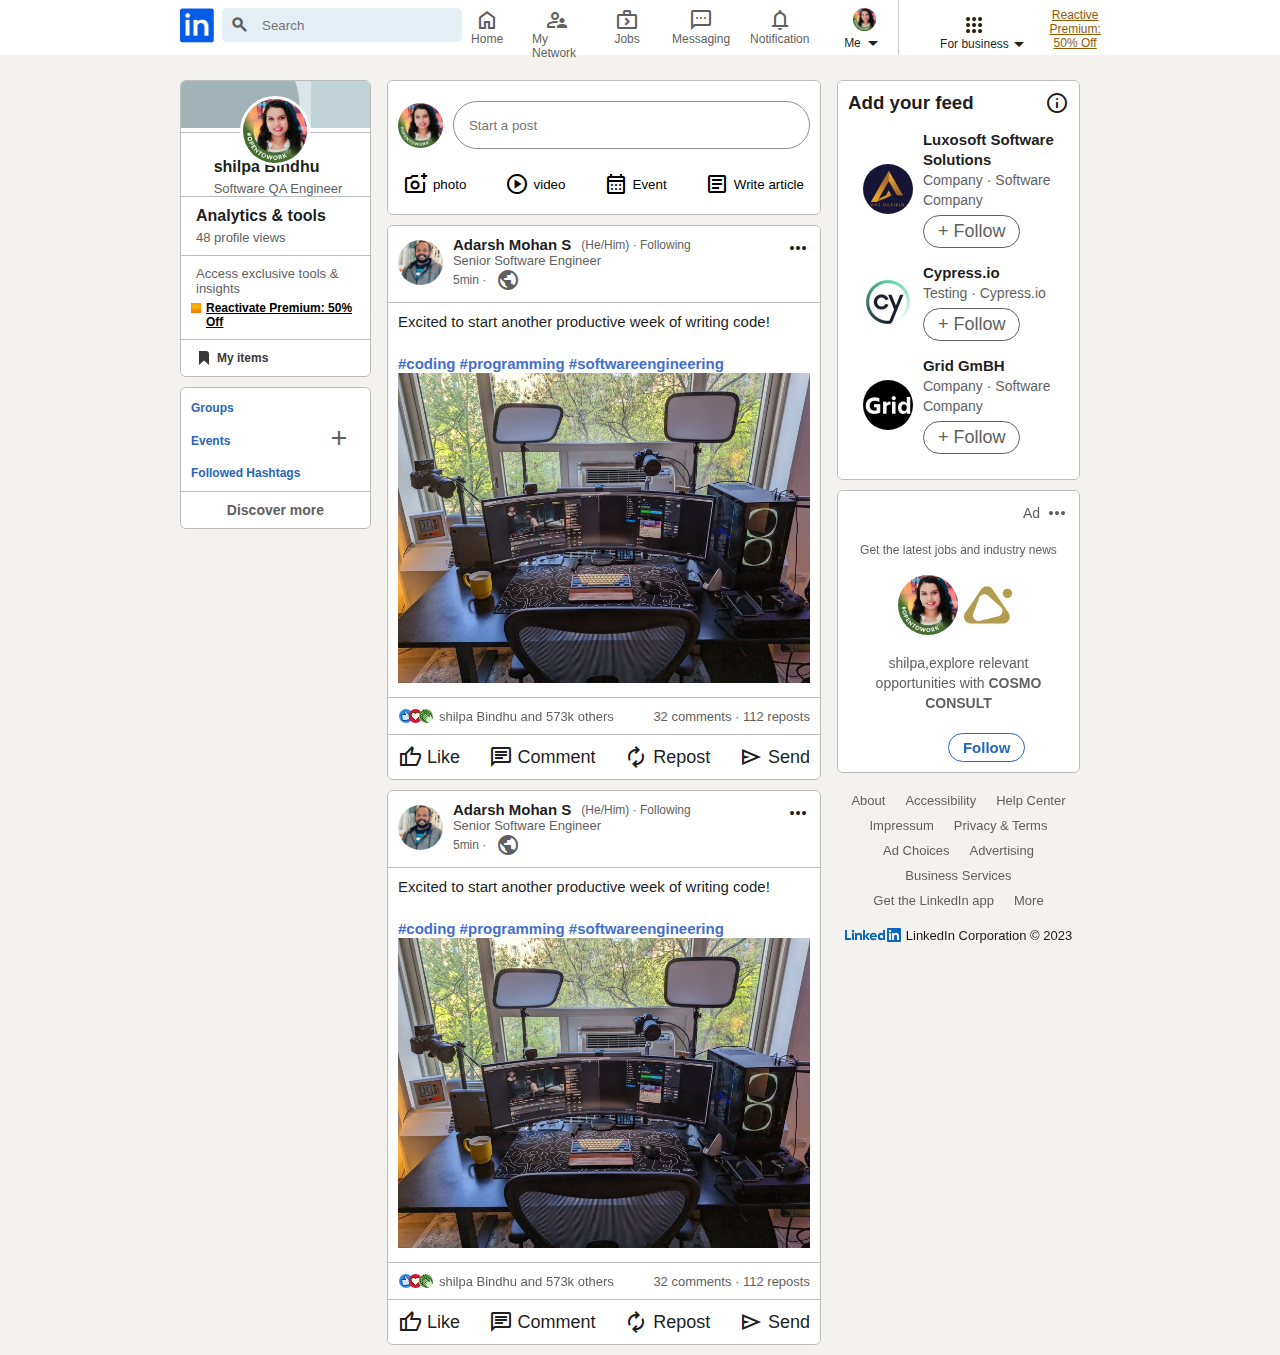
<file: index.html>
<!DOCTYPE html>
<html lang="en">
<head>
    <meta charset="UTF-8">
    <meta http-equiv="X-UA-Compatible" content="IE=edge">
    <meta name="viewport" content="width=device-width, initial-scale=1.0">
    <link rel="preconnect" href="https://fonts.googleapis.com">
    <link rel="preconnect" href="https://fonts.gstatic.com" crossorigin>
    <link href="https://fonts.googleapis.com/css2?family=Poppins:ital,wght@0,100;0,700;1,400;1,700&family=Roboto:wght@400;700&display=swap" rel="stylesheet">
    <link rel="stylesheet" href="style.css">
    <title>LinkedIn</title>
    <link rel="stylesheet" href="https://fonts.googleapis.com/css2?family=Material+Symbols+Outlined:opsz,wght,FILL,GRAD@20..48,100..700,0..1,-50..200" />
</head>
<body>
    <header class="container">
        <div class="header-left">
            <a href="#"><img src="images/logo.png" alt="logo"></a>
            <div class="search-bar">
                <span class="material-symbols-outlined search-icon">search</span>
                <input type="text" placeholder="Search" class="search">
            </div>
        </div>
        <div class="header-right-container">
            <div class="header-center right-border">
                <ul class="header-center child-middle">
                    <li> <a href="#"> <span class="nav-icon material-symbols-outlined">home</span> <span>Home</span></a></li>
                    <li> <a href="#"> <span class="nav-icon material-symbols-outlined">supervisor_account</span> <span>My Network</span></a></li>
                    <li> <a href="#"> <span class="nav-icon material-symbols-outlined">next_week</span> <span>Jobs</span></a></li>
                    <li> <a href="#"> <span class="nav-icon material-symbols-outlined">sms</span> <span>Messaging</span></a></li>
                    <li> <a href="#"> <span class="nav-icon material-symbols-outlined">notifications</span> <span>Notification</span></a></li>
                    <li class="me">
                        <img class="header-profile-pic" src="images/malu.jpeg" alt="nav-user-img"/>
                        <div class="my-header-me">Me <span class="material-symbols-outlined">arrow_drop_down</span></div>
                    </li>
                </ul>
            </div>
            <div class="header-right">
                <ul class="header-center child-right">
                    <li class="business">
                        <span class="material-symbols-outlined">apps</span>
                        <div class="business-text">For business<span class="material-symbols-outlined arrow">arrow_drop_down</span></div>
                    </li>
                    <li class="premium">
                        <a href="#">Reactive Premium: 50% Off</a>
                    </li>
                </ul>
            </div>
        </div>
    </header>
    <section  class="container sectioning">
        <!-- left side -->
        <div class="card-left">
            <div class="card profile-card">
                <div class="card-body no-padding">
                    <img src="./images/bg-img.svg" alt="">
                </div>
                <div class="card-body profile">
                    <img src="./images/malu.jpeg"/>
                    <div class="txt">
                        <p class="txt1">shilpa Bindhu</p>
                        <p class="txt2">Software QA Engineer</p>
                    </div>                 
                </div>
                <div class="card-body">
                    <div class="txt">
                        <p class="txt1">Analytics & tools</p>
                        <p class="txt2">48 profile views</p>
                    </div>
                </div>
                <div class="card-body">
                    <p class="txt2">Access exclusive tools & insights</p>
                    <div class="txt-percent">
                        <img src="./images/orange-gradient-square-banner-background_7954-22782.avif" alt="imaaa" class="ref">
                        <p class="reactivate"><a href="#">Reactivate Premium: 50% Off</a></p>
                    </div>
                </div>
                <div class="card-body">
                    <div class="my-list">
                        <svg xmlns="http://www.w3.org/2000/svg" viewBox="0 0 16 16" data-supported-dps="16x16" fill="currentColor" class="mercado-match" width="16" height="16" focusable="false">
                            <path d="M13 4a3 3 0 00-3-3H3v14l5-4.5 5 4.5z" ></path>
                          </svg>
                        <p class="my-list">My items</p>
                    </div>
                </div>
            </div>
            <div class="card sticky-card">
                <div class="card-body">
                    <div class="link">
                        <p><a href="#" class="groups">Groups</a></p>
                        <div class="events">
                            <p><a href="#">Events</a></p>
                            <button class="btn clear-btn icon-btn button"><span class="material-symbols-outlined">add</span></button>
                        </div>
                        <p><a href="#" class="hashtags">Followed Hashtags</a></p>
                    </div>
                </div>
                <div class="card-body">
                    <p class="discover">Discover more</p>
                </div>
            </div>
        </div>
        <!-- left side [end] -->

        <!-- center -->
        <div class="card-middle">
            <div class="card">
                <div class="card-body">
                    <div class="post">
                        <img src="images/malu.jpeg" alt="malu">
                        <input type="text" placeholder="Start a post" class="post-text">
                    </div>
                    <div class="post-type">
                        <ul class="post-type type">
                            <li>
                                <button class="flex"><span class="material-symbols-outlined">add_a_photo</span>photo</button>
                            </li>
                            <li>
                                <button class="flex"><span class="material-symbols-outlined">play_circle</span>video</button>
                            </li>
                            <li>
                                <button class="flex"><span class="material-symbols-outlined">calendar_month</span>Event</button>
                            </li>
                            <li><button class="flex"><span class="material-symbols-outlined">article</span>Write article</button></li>
                        </ul>
                    </div>

                </div>
            </div>
            <div class="card">
                <div class="card-body">
                    <div class="detailed-card">
                        <div class="detailed-card-heading flex1">
                            <div class="detailed-card-heading-image">
                              <img src="./1646426224309.jpeg" alt="pic">
                            </div>
                                <div class="detailed-card-heading-deatils">
                                    <div class="flex1">
                                        <p class="name">Adarsh Mohan S </p>
                                        <p class="description">(He/Him) &#183; Following</p> 
                                    </div>
                                        <p class="designation">Senior Software Engineer</p>
                                        <p class="flex1 active">5min &#183; <span class="material-symbols-outlined globe">public</span></p>
                                </div>
                        </div>
                      <span class="material-symbols-outlined">more_horiz</span>
                   </div>
                </div>
                <div class="card-body">
                    <p class="text">Excited to start another productive week of writing code!</p>
                    <a href="#" class="text-link">#coding #programming #softwareengineering</a>
                    <img src="./1682341383493.jpeg" alt="images" class="pic">
                </div>
                <div class="card-body reactions">
                    <div class="reactions-details">
                        <div class="reactions-details img">
                          <img src="cpho5fghnpme8epox8rdcds22.1.svg" alt="pic" class="love">
                          <img src="8ekq8gho1ruaf8i7f86vd1ftt.6.svg" alt="pic" class="like">
                          <img src="b1dl5jk88euc7e9ri50xy5qo8.7.svg" alt="pic" class="clap">
                        </div>
                       <p>shilpa Bindhu and 573k others</p>
                    </div>
                    <div class="reacted-people">                        
                        <p>32 comments &#183; 112 reposts</p>
                    </div>
                </div>
                <div class="card-body flex3">
                    <div class="flex2">
                        <span class="material-symbols-outlined">thumb_up</span>Like
                    </div>
                    <div class="flex2">
                        <span class="material-symbols-outlined">chat</span>Comment
                    </div>
                    <div class="flex2">
                        <span class="material-symbols-outlined">autorenew</span>Repost
                    </div>
                     <div class="flex2">
                        <span class="material-symbols-outlined">send</span>Send
                     </div>                       
                </div>
            </div>
            <div class="card">
                <div class="card-body">
                    <div class="detailed-card">
                        <div class="detailed-card-heading flex1">
                            <div class="detailed-card-heading-image">
                              <img src="./1646426224309.jpeg" alt="pic">
                            </div>
                                <div class="detailed-card-heading-deatils">
                                    <div class="flex1">
                                        <p class="name">Adarsh Mohan S </p>
                                        <p class="description">(He/Him) &#183; Following</p> 
                                    </div>
                                        <p class="designation">Senior Software Engineer</p>
                                        <p class="flex1 active">5min &#183; <span class="material-symbols-outlined globe">public</span></p>
                                </div>
                        </div>
                      <span class="material-symbols-outlined">more_horiz</span>
                   </div>
                </div>
                <div class="card-body">
                    <p class="text">Excited to start another productive week of writing code!</p>
                    <a href="#" class="text-link">#coding #programming #softwareengineering</a>
                    <img src="./1682341383493.jpeg" alt="images" class="pic">
                </div>
                <div class="card-body reactions">
                    <div class="reactions-details">
                        <div class="reactions-details img">
                          <img src="cpho5fghnpme8epox8rdcds22.1.svg" alt="pic" class="love">
                          <img src="8ekq8gho1ruaf8i7f86vd1ftt.6.svg" alt="pic" class="like">
                          <img src="b1dl5jk88euc7e9ri50xy5qo8.7.svg" alt="pic" class="clap">
                        </div>
                       <p>shilpa Bindhu and 573k others</p>
                    </div>
                    <div class="reacted-people">                        
                        <p>32 comments &#183; 112 reposts</p>
                    </div>
                </div>
                <div class="card-body flex3">
                    <div class="flex2">
                        <span class="material-symbols-outlined">thumb_up</span>Like
                    </div>
                    <div class="flex2">
                        <span class="material-symbols-outlined">chat</span>Comment
                    </div>
                    <div class="flex2">
                        <span class="material-symbols-outlined">autorenew</span>Repost
                    </div>
                     <div class="flex2">
                        <span class="material-symbols-outlined">send</span>Send
                     </div>                       
                </div>
            </div>
          
        </div>
        <!-- center[ends] -->
        

        <!-- right side -->
        <div class="card-right">
            <div class="card">
                <div class="card-body">
                    <div class="title">
                        <h3>Add your feed</h3>
                        <span class="material-symbols-outlined">info</span>
                    </div>
                    <div class="feed1">
                        <img src="./images/1651649810133.cmp1.jpeg" alt="img">
                        <div class="info">
                            <p class="cmp-heading">Luxosoft Software Solutions</p>
                            <p class="cmp-des">Company &#183; Software Company</p>
                            <button class="follow">&#43; Follow</button>
                        </div>
                    </div>
                    <div class="feed1">
                        <img src="./images/1649346796554.cmp2.jpeg" alt="img">
                        <div  class="info">
                            <p class="cmp-heading">Cypress.io</p>
                            <p class="cmp-des">Testing &#183; Cypress.io</p>
                            <button class="follow">&#43; Follow</button>
                        </div>
                    </div>
                    <div class="feed1">
                        <img src="./images/1620064381295.grid.jpeg" alt="img">
                        <div class="info">
                            <p class="cmp-heading">Grid GmBH</p>
                            <p class="cmp-des">Company &#183; Software Company</p>
                            <button class="follow">&#43; Follow</button>
                        </div>
                    </div>
                </div>
            </div>
            <div class="sticky-card">
                <div class="card">
                    <div class="card-body">
                        <div class="content">
                            <div class="top-corner">
                                <p>Ad </p>
                                <span class="material-symbols-outlined">more_horiz</span>
                            </div>
                            <p class="latest">Get the latest jobs and industry news</p>
                            <div class="ad-img">
                                <img src="./images/malu.jpeg" alt="">
                                <img src="./images/1643104233468.card4.jpeg" alt="">
                            </div>
                            <p class="latest-co">shilpa,explore relevant opportunities with <span class="co">COSMO CONSULT</span></p>
                        </div>
                        <button class="follow follow-them">
                            Follow
                        </button>
                    </div>
                </div>
                <div class="footer-links">
                    <a href="#">About</a>
                    <a href="#">Accessibility</a>
                    <a href="#">Help Center</a>
                    <a href="#">Impressum</a>
                    <a href="#">Privacy & Terms</a>
                    <a href="#">Ad Choices</a>
                    <a href="#">Advertising</a>
                    <a href="#">Business Services</a>
                    <a href="#">Get the LinkedIn app</a>
                    <a href="#">More</a>
                </div>
                <div class="copywright">
                    <svg xmlns="http://www.w3.org/2000/svg" viewBox="0 0 56 14" data-supported-dps="56x14" fill="#0a66c2" class="mercado-match" width="56" height="14" focusable="false">
                        <g>
                            <path class="background-mercado" d="M22.1 8.2l3.09 3.8h-2.44L20 8.51V12h-2V2h2v5.88L22.54 5h2.55zm-8-3.4A2.71 2.71 0 0011.89 6V5H10v7h2V8.73a1.74 1.74 0 011.66-1.93C14.82 6.8 15 7.94 15 8.73V12h2V8.29c0-2.2-.73-3.49-2.86-3.49zM32 8.66a4.22 4.22 0 010 .44h-5.25v.07a1.79 1.79 0 001.83 1.43 2.51 2.51 0 001.84-.69l1.33 1a4.31 4.31 0 01-3.25 1.29 3.49 3.49 0 01-3.7-3.75 3.58 3.58 0 013.76-3.65C30.44 4.8 32 6.13 32 8.66zm-1.86-.86a1.46 1.46 0 00-1.59-1.4 1.64 1.64 0 00-1.8 1.4zM2 2H0v10h6v-2H2zm36 0h2v10h-1.89v-.7a2.44 2.44 0 01-2 .9 3.41 3.41 0 01-3.31-3.7 3.36 3.36 0 013.3-3.7 2.62 2.62 0 011.9.7zm.15 6.5a1.63 1.63 0 00-1.62-1.85A1.76 1.76 0 0034.9 8.5a1.76 1.76 0 001.63 1.85 1.63 1.63 0 001.62-1.85zM8 1.8A1.27 1.27 0 006.75 3a1.25 1.25 0 002.5 0A1.27 1.27 0 008 1.8zM7 12h2V5H7zM56 1v12a1 1 0 01-1 1H43a1 1 0 01-1-1V1a1 1 0 011-1h12a1 1 0 011 1zM46 5h-2v7h2zm.25-2a1.25 1.25 0 00-2.5 0 1.25 1.25 0 002.5 0zM54 8.29c0-2.2-.73-3.49-2.86-3.49A2.71 2.71 0 0048.89 6V5H47v7h2V8.73a1.74 1.74 0 011.66-1.93C51.82 6.8 52 7.94 52 8.73V12h2z"></path>
                        </g>
                    </svg>
                    LinkedIn Corporation © 2023
                </div>
            </div>
        </div>
        <!-- right side [end] -->
    </section>
</body>
</html>
</file>
<file: style.css>
* {
    margin: 0;
    padding: 0;
    box-sizing: border-box;
    font-family:Arial, Helvetica, sans-serif;
}

body {
    background-color: #f3f2ef;
    color: rgba(0, 0, 0, 0.9);
}

a {
    text-decoration: none;
    color: #5f5f5f;
}
ul li {
    list-style-type: none;
}

header {
    display: flex;
    justify-content: space-between;
    height: 55px;
    background: #ffffff;
    padding-top: 8px;
}
.container {
    padding-left: 180px;
    padding-right: 200px;
}
.header-left {
    display: flex;
    justify-content: center;
    gap: 0px;
    max-height: 50%;
}
.header-left .search {
    height: 34px;
    border: none;
    background: rgb(228, 239, 245);
    border-radius: 5px;
}
.header-left img {
    height: 35px;
}
.header-right-container {
    display: flex;
    gap: 20px;
}
.header-center {
    display: flex;
    justify-content: center;
    gap: 20px;
}
.card-middle {
    max-width: 50%;
    margin: auto;
}
.child-middle span:not(.nav-icon) {
    font-size: 12px;
    font-weight: 400;
}
.header-right {
    display: flex;
    justify-content: center;
    gap: 10px;
}
.nav-icon {
    font-size: 4.5rem;
}
.child-middle a {
    min-width: 50px;
    display: flex;
    flex-direction: column;
    align-items: center;
}
.header-profile-pic {
    border-radius: 50%;
    height: 50%;
}
.my-header-me {
    font-size: 12px;
    font-weight: 400;
    display: flex;
    justify-content: center;
    align-items: center;
}
.child-middle .my-header-me span {
    font-size: 1.5rem;
}
.search-bar {
    position: relative;
    margin-left: 8px;
}
.search-bar .search-icon {
    position: absolute;
    top: 50%;
    left: 0.5rem;
    transform: translateY(-25%);   
    font-size: 1.2rem;
    font-weight: bold;
    color: #5f5f5f;
}
.search {
    padding-left: 40px;
    min-width: 15rem;
}
.business {
    display: flex;
    flex-direction: column;
    align-items: center;
    justify-content: center;
    min-width: 110px;
}
.business-text {
    font-size: 12px;
    display: flex;
    position: relative;
}
.business-text .arrow {
    position: absolute;
    right: 0;
    transform: translate(22px, -5px);
}
.premium {
    max-width: 80px;
    text-align: center;
    font-size: 12px;
}
.premium a {
    color: #915907;
    text-decoration: underline;
}
.header-right-container .right-border {
    position: relative;
}
.header-right-container .right-border::after {
    content: '';
    position: absolute;
    top: 0;
    right: 0;
    bottom: 0;
    height: calc(100% + 8px);
    transform: translateY(-8px);
    border-right: 1px solid #d0c9c9;

}
.me {
    min-width: 70px;
    display: flex;
    flex-direction: column;
    justify-content: center;
    align-items: center;
}
.sectioning {
    padding-top: 25px;
    display: flex;
    gap: 16px;
   
}
.card-left {
    flex-basis: 22%;
}
.card-middle {
    flex-basis: 50%;
    display: flex;
    flex-direction: column;
}
.card-right {
    flex-basis: 28%;
}

.card {
    border-radius: 6px;
    border: 1px solid rgb(187, 187, 187);
    margin-bottom: 10px;
    overflow: hidden
}
.card .card-body {
    background: #ffffff;
}
.card .card-body {
    padding: 10px;
}
.card .profile, .card .no-padding {
    padding: 0;
}
.card .card-body + .card-body {
    border-top: 1px solid rgb(187, 187, 187);
}
.post {
    display: flex;
    align-items: center;
    gap: 10px; 
    margin-bottom: 15px;
    padding-top: 10px;  
}
.post-type .type {
    display: flex;
    align-items: center;
    justify-content: space-between;
    vertical-align: middle;
}
.flex {
    display: flex;
    align-items: center;
    gap: 5px;
    border: none;
    background-color: #ffffff;
    padding-top: 8px;
    padding-bottom: 8px;
    padding-left: 6px;
    padding-right: 6px;
    cursor: pointer;
}
.flex:hover{
    background-color: #d9d4d4;
}
.post img {
    border-radius: 60%;
    height: 45px;
}
.post-text {
   width:90%;
   height: 3rem;
   border-radius: 300px;
   border:1px solid #948c8c;
   outline: none;
   text-indent: 15px;
}
.detailed-card {
    display: flex;
    justify-content: space-between;
}
.detailed-card-heading-deatils {
    font-size: 15px;
}
.detailed-card-heading img {
    border-radius: 50%;
    height: 45px;
}
.flex1 {
    display: flex;
    align-items: center;
    gap: 10px;
}
.description  {
    font-size: 12px;
    color: #5f5f5f;
}
.name {
    font-weight: 700;
}
.designation {
    color: #5f5f5f;
    font-size: 13px;

}
.active {
    font-size: 12px;
    color: #5f5f5f;
}
.text {
    font-size: 15px; 
    margin-bottom: 25px;
}
.text-link {
    font-size: 15px;
    font-weight: bold;
    color: rgb(68, 110, 206);
}
.pic {
    /* width: 510px; */
  max-width:100%; 
  object-fit: cover;
}
.reactions-details {
    position: relative;
}
.clap{
    position :absolute;
    top: -50%;
    left: 25%;
    transform: translate(100%,50%);
   
}
.love {
    position :absolute;
    top: -50%;
    transform: translate(60%,50%);
   
}
.reactions-details  {
    display: flex;
    align-items: center;
    gap: 25px;
    font-size: 13px;
    color:#5f5f5f
    
}
.reactions {
    display: flex;
    justify-content: space-between;
    align-items: center;

}
.reacted-people {
    font-size: 13px;
    color: #5f5f5f;
}
.flex3 {
    display: flex;
    align-items: center;
    justify-content: space-between;
    font-size: 18px;
}
.flex2 {
    display: flex;
    align-items: center;
    gap: 5px;
}
.title {
    display: flex;
    align-items: center;
    justify-content: space-between;
}

.feed1 img {
    border-radius: 50%;
    width: 50px;
}
.cmp-heading {
    font-size: 15px;
    font-weight: bold;
}

.cmp-des {
    font-size: 14px;
    color: #5f5f5f;
}
.feed1 {
    display: flex;
    align-items: center;
    gap: 10px;
    margin: 15px;
    line-height: 20px;
   
}
.follow {
    padding: 5px;
    padding-left: 14px;
    padding-right: 14px;
   color: #5f5f5f;
   border: 1px solid #5f5f5f ;
   cursor: pointer;
   outline: none;
   background: #ffffff;
   font-size: 18px;
   border-radius: 40px;
   margin-top: 5px;
}
.ad-img img{

    border-radius: 50%;
    height: 60px;
}
.ad-img{
    display: flex;
    justify-content: center;
}
.top-corner {
    display: flex;
    align-items: center;
    justify-content: flex-end;
    color: #5f5f5f;
    font-size: 14px;
    gap: 5px;
}
.content {
    display: flex;
    flex-direction: column;
    gap: 18px;
    
}
.latest {
    color: #5f5f5f;
    font-size: 12px;
   text-align: center;
}
.co {
    font-weight: bold;
}
.latest-co {
    font-size: 14px;
    text-align: center;
    color: #5f5f5f;
    line-height: 20px;
}
.follow-them {
margin-left: 100px;
margin-top: 20px;
color: rgb(40, 102, 183);
border: 1px solid rgb(40, 102, 183);
font-size: 15px;
font-weight: 600;
}
.ref {
    width: 10px;
    height: 10px;
    margin-top: 2px;
}
.profile-card {
    position: relative;
}
.profile {
    display: flex;
    flex-direction: column;
    align-items: center;
    padding-top: 15px;
    padding-bottom: 10px;
}
.profile img {
    border-radius: 50%;
    width: 70px;
    border: 3px solid #ffffff;
    position: absolute;
    top: -20px;
    transform: translate(0,50%);
}
.card-right-one {
    position: relative;
    
}
.profile .txt {
    margin-top: 25px;
    
}
.txt1 {
    font-weight: bold;
    margin-bottom: 5px;
    margin-left: 5px;
}
.txt2 {
    font-size: 13px;
    color: #5f5f5f;
    font-weight: 200;
    margin-left: 5px;
}
.txt-percent {
    display: flex;
    justify-content: center;
    font-size: 12px;
    font-weight: bold;
    gap: 5px;
    margin-top: 5px;

}
.txt-percent a{
    text-decoration: underline;
    color: #000;
}
.my-list {
    display: flex;
    align-items: center;
   margin-left: 5px;
}
.text-percent img {
    width: 8px;
}
.my-list {
    font-size: 12px;
    font-weight:bold ;
    color: #393737;
}

.groups,.hashtags {
    font-size: 12px;
    font-weight: bold;
    color: rgb(40, 102, 183);
}

.events a{
    color: rgb(40, 102, 183);
    font-size: 12px;
    font-weight: bold;

}

.events .button {
    border: none;
    background: transparent;
    color:#5f5f5f;
    
}
.events {
    display: flex;
    align-items: center;
    justify-content: space-between;
    margin-right: 9px;
}
.link {
    display: flex;
    flex-direction: column;
    gap: 10px;
}
.link a:hover {
    text-decoration: underline;
}
.discover {
    color: #5f5f5f;
    text-align: center;
    font-size: 14px;
    font-weight: bold;
}
.card-left .card-body:not(.link):hover {
    background: #d6d0d0;
}

.sticky-card {
    position: sticky;
    top: 10px;
}
.footer-links {
    display: flex;
    justify-content: center;
    flex-wrap: wrap;
    padding: 10px;
    column-gap: 20px;
    row-gap: 10px;
    font-size: 13px;
}
.copywright {
    margin-top: 10px;
    display: flex;
    justify-content: center;
    font-size: 13px;
    gap: 5px;
}
</file>
